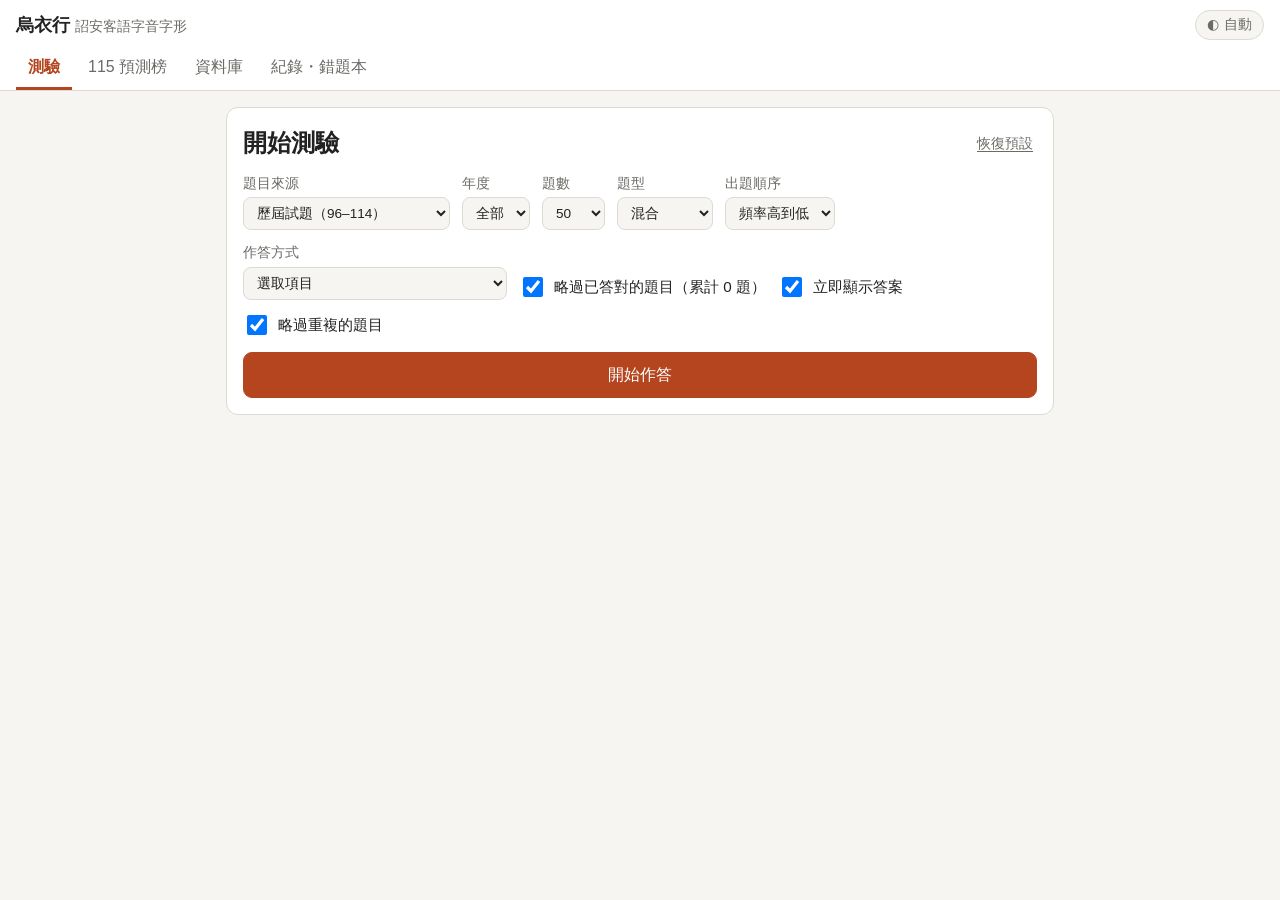
<file: kasu-quiz/index.html>
<!DOCTYPE html>
<html lang="zh-Hant-TW">
<head>
<meta charset="UTF-8">
<meta name="viewport" content="width=device-width, initial-scale=1, viewport-fit=cover">
<script>try{var t=JSON.parse(localStorage.getItem('hk_theme'));if(t==='light'||t==='dark')document.documentElement.setAttribute('data-theme',t)}catch(e){}</script>
<title>烏衣行詔安客語字音字形</title>
<link href="https://tauhu.tw/tauhu-oo.css" rel="stylesheet">
<link rel="stylesheet" href="style.css">
</head>
<body>
<header>
  <div class="hd"><h1>烏衣行 <small>詔安客語字音字形</small></h1><button id="theme" type="button" aria-label="切換佈景"></button></div>
  <nav id="tabs">
    <button data-tab="quiz" class="on">測驗</button>
    <button data-tab="pred">115 預測榜</button>
    <button data-tab="db">資料庫</button>
    <button data-tab="log">紀錄・錯題本</button>
  </nav>
</header>
<main>
  <section id="quiz"></section>
  <section id="pred" hidden></section>
  <section id="db" hidden></section>
  <section id="log" hidden></section>
</main>
<script src="data.js"></script>
<script src="chai.js"></script>
<script src="app.js"></script>
</body>
</html>
</file>
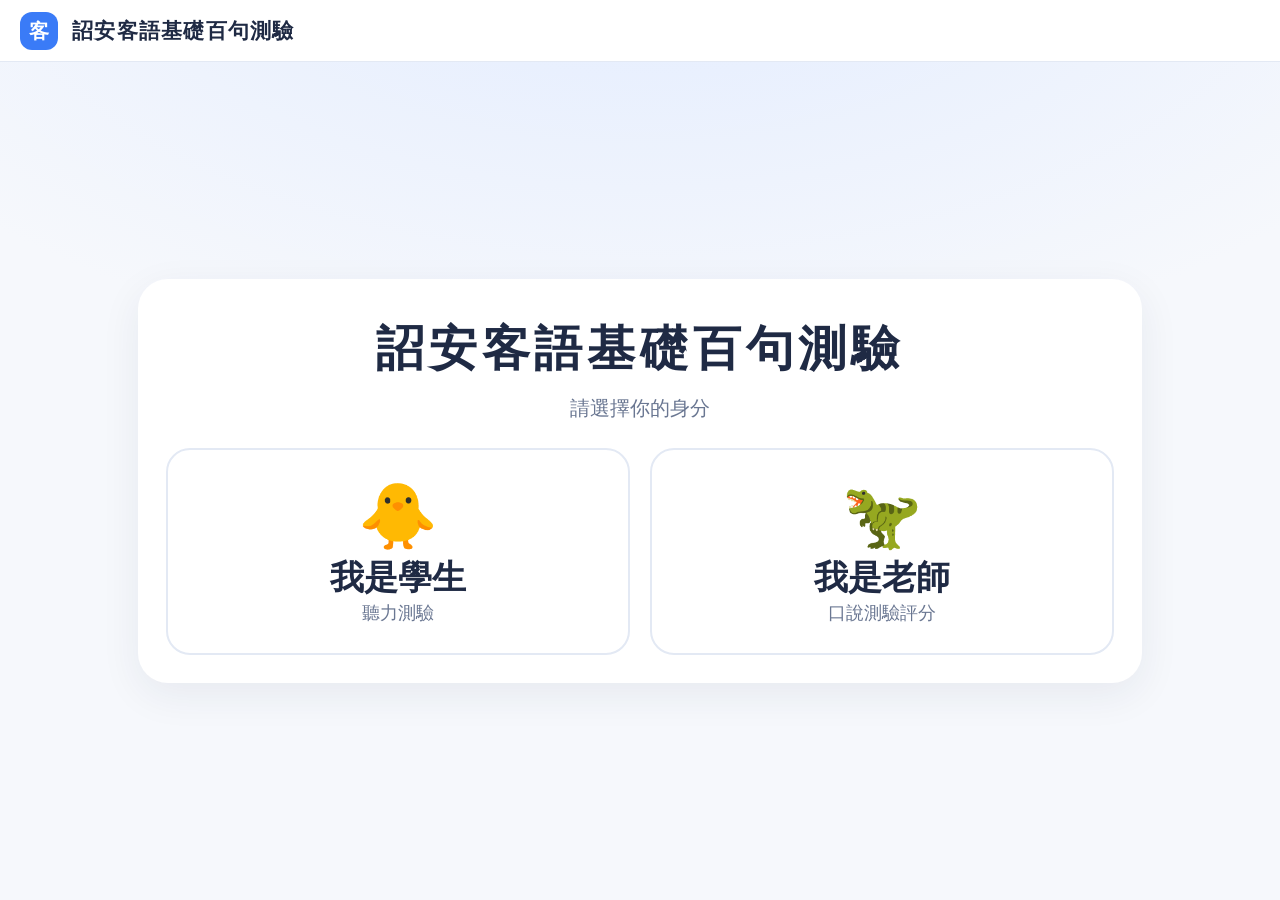
<file: kasu-test/index.html>
<!DOCTYPE html> <html lang="zh-Hant"> <head> <meta charset="UTF-8"> <meta name="viewport" content="width=device-width, initial-scale=1"> <title>詔安客語基礎百句測驗</title> <link href="https://tauhu.tw/tauhu-oo.css" rel="stylesheet"> <style>:root{--ink:#1f2a44;--muted:#6a7792;--accent:#3a7bf7;--accent-d:#2a63d8;--tint:#eaf1ff;--line:#e3e9f4;--bg:#f6f8fc;--warn:#d64545}*{box-sizing:border-box}html{font-size:clamp(17px,1.1vw + 12px,20px)}body{margin:0;min-height:100dvh;color:var(--ink);line-height:1.6;display:flex;flex-direction:column;font-family:tauhu-oo,PingFangTC-Regular,"Microsoft JhengHei",sans-serif;background:radial-gradient(900px 480px at 50% -12%,#e1ebff,transparent),var(--bg)}button,input,select{font-family:inherit;color:inherit}.top{height:3.1rem;display:flex;align-items:center;gap:.7rem;padding:0 1rem;background:#fff;border-bottom:1px solid var(--line)}.logo{width:1.9rem;height:1.9rem;border-radius:.6rem;background:var(--accent);color:#fff;display:grid;place-items:center;font-weight:700}.top b{font-size:1.05rem;letter-spacing:.06em}main{flex:1;width:100%;max-width:52rem;margin:0 auto;padding:.9rem;display:flex;flex-direction:column;justify-content:center}.card{background:#fff;border-radius:1.5rem;padding:1.4rem;box-shadow:0 12px 40px rgba(31,42,68,.07)}.hide{display:none!important}h2{margin:0 0 .8rem;font-size:1.45rem}.sub{margin:0 0 1rem;color:var(--muted)}label{display:block;font-weight:700;margin:.7rem 0 .25rem;font-size:1rem}input,select{width:100%;font-size:1.25rem;padding:.6rem .8rem;border:2px solid var(--line);border-radius:.8rem;background:#fff}input:focus,select:focus{outline:none;border-color:var(--accent);box-shadow:0 0 0 4px var(--tint)}.row2{display:grid;grid-template-columns:1fr 1fr;gap:.8rem}.row3{display:grid;grid-template-columns:repeat(3,1fr);gap:.8rem}.hint{font-size:.82rem;color:var(--muted);margin:.2rem 0 0}.err{color:var(--warn);font-weight:700;min-height:1.4em;margin:.4rem 0 0;font-size:.95rem}.btn{border:0;border-radius:1rem;padding:.75rem 1.2rem;font-size:1.25rem;font-weight:700;cursor:pointer;background:var(--accent);color:#fff;box-shadow:0 6px 14px rgba(58,123,247,.25);transition:background .15s,transform .12s}.btn:hover{background:var(--accent-d)}.btn:active{transform:scale(.98)}.btn:focus-visible,.opt:focus-visible,.scores button:focus-visible,.tile:focus-visible{outline:3px solid var(--accent);outline-offset:3px}.btn.ghost{background:#fff;color:var(--ink);border:2px solid var(--line);box-shadow:none}.btn.ghost:hover{background:var(--bg)}.btn.sm{font-size:1rem;padding:.35rem .9rem}.btn:disabled{background:#c9d8f7;box-shadow:none;cursor:not-allowed;transform:none}.actions{display:grid;grid-template-columns:1fr 2fr;gap:.8rem;margin-top:1rem}.hero{text-align:center}.hero h1{margin:.2rem 0;font-size:clamp(1.7rem,4vw,2.4rem);letter-spacing:.1em}.tiles{display:grid;grid-template-columns:1fr 1fr;gap:1rem;margin-top:1.2rem}.tile{border:2px solid var(--line);background:#fff;border-radius:1.2rem;padding:1.4rem .8rem;cursor:pointer;font-size:1.7rem;font-weight:700;transition:.15s}.tile span{display:block;font-size:3.2rem;line-height:1.2}.tile small{display:block;font-size:.9rem;color:var(--muted);font-weight:400}.tile:hover{border-color:var(--accent);background:var(--tint)}.qhead{display:flex;justify-content:space-between;align-items:center;gap:.6rem;margin-bottom:.9rem}.chip{background:var(--tint);color:var(--accent-d);border-radius:2rem;padding:.1rem .9rem;font-weight:700;font-size:1rem}.dots{display:flex;gap:.35rem}.dots i{width:.8rem;height:.8rem;border-radius:50%;background:var(--line)}.dots i.done{background:#a9c6fb}.dots i.cur{background:var(--accent);box-shadow:0 0 0 3px var(--tint)}.qrow{display:flex;align-items:center;gap:1rem;margin-bottom:1rem;min-height:4rem}.play{flex:none;width:4rem;height:4rem;border-radius:50%;border:0;cursor:pointer;background:var(--accent);display:grid;place-items:center;box-shadow:0 6px 14px rgba(58,123,247,.3)}.play:hover{background:var(--accent-d)}.play.playing{background:var(--accent-d);animation:ring 1.1s infinite}.play svg{display:block}.eq{transform-box:fill-box;transform-origin:center;animation:eq .7s ease-in-out infinite alternate}.e2{animation-delay:.2s}.e3{animation-delay:.4s}@keyframes eq{from{transform:scaleY(.35)}to{transform:scaleY(1)}}@keyframes ring{0%{box-shadow:0 0 0 0 rgba(58,123,247,.45)}100%{box-shadow:0 0 0 1rem rgba(58,123,247,0)}}.qtext{font-size:clamp(1.5rem,3.4vw,2rem);font-weight:700;line-height:1.4}.opts{display:grid;grid-template-columns:1fr 1fr;gap:.8rem}.opt{display:flex;align-items:center;gap:.8rem;text-align:left;min-height:4.4rem;padding:.6rem 1rem;font-size:clamp(1.25rem,2.6vw,1.65rem);border:2px solid var(--line);border-radius:1.1rem;background:#fff;cursor:pointer;transition:.12s}.opt b{flex:none;width:2.2rem;height:2.2rem;border-radius:50%;background:var(--tint);color:var(--accent-d);display:grid;place-items:center;font-size:1.05rem}.opt:hover{border-color:#a9c6fb}.opt.sel{border-color:var(--accent);background:var(--tint)}.opt.sel b{background:var(--accent);color:#fff}.av{flex:none;font-size:3rem;line-height:1}.qrow.talk{gap:.8rem}.qrow.talk .qtext{position:relative;flex:1;background:var(--tint);border-radius:1.3rem;padding:.5rem 1.1rem;font-size:clamp(1.4rem,3vw,1.8rem)}.qrow.talk .qtext::before{content:"";position:absolute;left:-.55rem;top:50%;margin-top:-.45rem;border-style:solid;border-width:.45rem .55rem .45rem 0;border-color:transparent var(--tint) transparent transparent}.qrow.talk .play{order:3;width:4rem;height:4rem}.ansrow{display:flex;align-items:center;gap:.8rem}.ansrow .opts{flex:1}.intro{text-align:center;padding:2rem 1.4rem}.i-art{font-size:4.2rem;line-height:1.2;margin:.8rem 0}.i-text{font-size:clamp(1.6rem,3.6vw,2.1rem);font-weight:700;margin:.3rem 0 1.4rem;line-height:1.5}.intro .btn{min-width:12rem;font-size:1.5rem}.opt .play{width:3rem;height:3rem;box-shadow:none;margin-left:auto;margin-right:auto}.opts.aud .opt{justify-content:flex-start;min-height:5rem}.opts.n3{grid-template-columns:repeat(3,1fr)}.opt:disabled{opacity:.55;cursor:not-allowed}.qnav{margin-top:1rem}.qnav .btn{width:100%;font-size:1.4rem;padding:.7rem}.qnav2{display:grid;grid-template-columns:1fr 2fr;gap:.8rem;margin-top:1rem}.gwho{display:flex;justify-content:space-between;align-items:center;gap:.8rem;margin:-.3rem 0 .9rem;padding-bottom:.7rem;border-bottom:1px solid var(--line);font-size:.9rem;color:var(--muted)}.link{border:0;background:none;color:var(--accent-d);font-size:.95rem;font-weight:700;cursor:pointer;padding:.2rem .4rem}.scores{display:grid;grid-template-columns:repeat(6,1fr);gap:.6rem}.scores button{padding:.7rem 0;border:2px solid var(--line);border-radius:1.1rem;background:#fff;cursor:pointer;display:flex;flex-direction:column;align-items:center;transition:.12s}.scores button:hover{border-color:#a9c6fb}.scores b{font-size:2rem;line-height:1.3}.scores small{font-size:.85rem;color:var(--muted);min-height:1.2em;line-height:1.2}.scores button.on{background:var(--accent);border-color:var(--accent)}.scores button.on b,.scores button.on small{color:#fff}.faces{display:grid;grid-template-columns:repeat(5,1fr);gap:.6rem;margin-top:.4rem}.faces button{padding:.6rem 0;border:2px solid var(--line);border-radius:1.1rem;background:#fff;cursor:pointer;display:flex;flex-direction:column;align-items:center;transition:.12s}.faces button:hover{border-color:#a9c6fb}.faces button:focus-visible{outline:3px solid var(--accent);outline-offset:3px}.faces button.on{background:var(--tint);border-color:var(--accent)}.faces span{font-size:2.6rem;line-height:1.2}.faces small{font-size:.85rem;color:var(--muted);text-align:center;line-height:1.2;min-height:1.2em}@media(max-width:640px){.faces{gap:.3rem}.faces span{font-size:2rem}.faces small{font-size:.72rem}}.end{text-align:center;padding:2rem 1.4rem}.end .big{font-size:5.5rem;line-height:1.1;animation:pop .7s cubic-bezier(.3,1.6,.5,1)}.end h2{font-size:2rem;margin:.6rem 0 .2rem}.end p{margin:.2rem 0;font-size:1.25rem;color:var(--muted)}.stat{font-size:.9rem!important;margin-top:1rem!important}.confetti{position:fixed;inset:0;pointer-events:none;overflow:hidden;z-index:5}.confetti span{position:absolute;top:-3rem;animation:fall linear forwards}@keyframes fall{to{transform:translateY(112vh) rotate(360deg)}}@keyframes pop{from{transform:scale(.2);opacity:0}}.modal{position:fixed;inset:0;z-index:20;background:rgba(31,42,68,.4);backdrop-filter:blur(4px);display:grid;place-items:center;padding:1rem}.mbox{background:#fff;border-radius:1.4rem;padding:1.6rem;max-width:26rem;width:100%;text-align:center;box-shadow:0 20px 60px rgba(0,0,0,.2);animation:pop .25s}.mbox p{font-size:1.3rem;margin:.2rem 0 1.2rem;font-weight:700}.mact{display:flex;gap:.7rem}.mact .btn{flex:1}@media(max-width:640px){.row3{gap:.5rem}.row3 select{font-size:1.05rem;padding:.6rem .4rem}.opts,.opts.n3,.row2,.tiles{grid-template-columns:1fr}.opts{gap:.55rem}.opt{min-height:3.6rem}.tiles{gap:.7rem}.tile{padding:.9rem}.tile span{display:inline;font-size:2rem;margin-right:.5rem}.av{font-size:2.3rem}.ansrow,.qrow.talk{gap:.5rem}.card{padding:1rem}.actions{grid-template-columns:1fr 1fr}.dots i{width:.65rem;height:.65rem}.scores{gap:.4rem}}@media(prefers-reduced-motion:reduce){.confetti{display:none}*{animation:none!important}}</style> </head> <body> <div class="top"><div class="logo">客</div><b>詔安客語基礎百句測驗</b></div> <main> <section id="s-role" class="card hero"> <h1>詔安客語基礎百句測驗</h1> <p class="sub">請選擇你的身分</p> <div class="tiles"> <button class="tile" id="roleStudent"><span>🐥</span>我是學生<small>聽力測驗</small></button> <button class="tile" id="roleTeacher"><span>🦖</span>我是老師<small>口說測驗評分</small></button> </div> </section> <section id="s-student" class="card hide"> <h2>學生資料</h2> <label for="st-school">學校</label><select id="st-school"></select> <input id="st-school-other" class="hide" placeholder="請輸入學校名稱" style="margin-top:.5rem"> <div class="row3"> <div><label for="st-grade">年級</label><select id="st-grade"></select></div> <div><label for="st-cls">班級</label><select id="st-cls"></select></div> <div><label for="st-seat">座號</label><select id="st-seat"></select></div> </div> <label for="st-id">學號（選填）</label><input id="st-id" inputmode="numeric" placeholder="沒有可以不填"> <p class="err" id="st-err"></p> <div class="actions"><button class="btn ghost" data-back>返回</button><button class="btn" id="stStart">開始聽力測驗</button></div> </section> <section id="s-pass" class="card hide"> <h2>教師登入</h2> <label for="p-in">請輸入教師密碼</label> <input id="p-in" type="password" autocomplete="off" placeholder="密碼"> <p class="err" id="p-err"></p> <div class="actions"><button class="btn ghost" data-back>返回</button><button class="btn" id="p-ok">進入</button></div> </section> <section id="s-teacher" class="card hide"> <h2>老師資料</h2> <label for="t-school">學校</label><select id="t-school"></select> <input id="t-school-other" class="hide" placeholder="請輸入學校名稱" style="margin-top:.5rem"> <div class="row2"> <div><label for="t-name">姓名</label><input id="t-name" autocomplete="name" placeholder="老師姓名"></div> <div><label for="t-mail">信箱</label><input id="t-mail" type="email" autocomplete="email" placeholder="name@example.com"></div> </div> <p class="err" id="t-err"></p> <div class="actions"><button class="btn ghost" data-back>返回</button><button class="btn" id="tNext">下一步</button></div> </section> <section id="s-tstudent" class="card hide"> <h2>受測學生資料</h2> <label for="ts-school">學生學校</label><select id="ts-school"></select> <input id="ts-school-other" class="hide" placeholder="請輸入學校名稱" style="margin-top:.5rem"> <div class="row3"> <div><label for="ts-grade">年級</label><select id="ts-grade"></select></div> <div><label for="ts-cls">班級</label><select id="ts-cls"></select></div> <div><label for="ts-seat">座號</label><select id="ts-seat"></select></div> </div> <label for="ts-id">學號（選填）</label><input id="ts-id" inputmode="numeric" placeholder="沒有可以不填"> <p class="err" id="ts-err"></p> <div class="actions"><button class="btn ghost" id="tsBack">返回</button><button class="btn" id="tsStart">開始口說評分</button></div> </section> <section id="s-intro" class="card intro hide"> <span class="chip" id="i-type"></span> <div class="i-art" id="i-art"></div> <p class="i-text" id="i-text"></p> <button class="btn" id="i-ok">知道了</button> </section> <section id="s-affect" class="card hide"> <div class="qhead"><span class="chip">小問卷</span><div class="dots" id="a-dots"></div></div> <p class="sub">沒有對錯，不會影響成績，選最像你的臉。</p> <div class="qrow"><button class="play" id="a-play" aria-label="朗讀題目"></button><div class="qtext" id="a-q"></div></div> <div class="faces" id="a-faces"></div> <div class="qnav2"><button class="btn ghost" id="a-prev">上一題</button><button class="btn" id="a-next" disabled>下一題</button></div> </section> <section id="s-listen" class="card hide"> <div class="qhead"><span class="chip" id="l-type"></span><div class="dots" id="l-dots"></div></div> <div class="qrow" id="l-row"> <span class="av hide" id="l-av1">🐻</span> <button class="play" id="l-play" aria-label="播放題目"></button> <div class="qtext" id="l-text"></div> </div> <div class="ansrow"> <span class="av hide" id="l-av2">🐰</span> <div class="opts" id="l-opts"></div> </div> <div class="qnav"><button class="btn" id="l-ok" disabled>確定</button></div> </section> <section id="s-result" class="card end hide"> <div class="big" id="r-emoji">🎆</div> <h2>全部作答完成！</h2> <p>你好棒，謝謝你認真作答 🎉</p> <p class="stat" id="r-status"></p> <div class="actions" style="grid-template-columns:1fr;max-width:18rem;margin:1rem auto 0"> <button class="btn" id="r-retry">重新傳送</button> <button class="btn ghost" id="r-home">回首頁</button> </div> </section> <section id="s-speak" class="card hide"> <div class="gwho"><span id="g-who"></span><button class="link" id="g-cancel">離開</button></div> <div class="qhead"><span class="chip" id="g-type"></span><div class="dots" id="g-dots"></div></div> <div class="qrow"><button class="play" id="g-play" aria-label="播放音檔"></button><div class="qtext" id="g-q"></div></div> <div class="scores" id="g-scores"></div> <p class="err" id="g-err"></p> <div class="qnav2"><button class="btn ghost" id="g-prev">上一題</button><button class="btn" id="g-next" disabled>下一題</button></div> </section> <section id="s-done" class="card end hide"> <div class="big">✅</div> <h2>評分已送出</h2> <p id="d-msg"></p> <div class="actions" style="grid-template-columns:1fr;max-width:18rem;margin:1rem auto 0"> <button class="btn" id="d-next">評下一位學生</button> <button class="btn ghost" id="d-home">回首頁</button> </div> </section> </main> <div class="modal hide" id="modal" role="dialog" aria-modal="true"> <div class="mbox"><p id="m-msg"></p> <div class="mact"><button class="btn ghost" id="m-cancel"></button><button class="btn" id="m-ok"></button></div></div> </div> <div class="confetti" id="confetti"></div> <script>const GAS_URL="https://script.google.com/macros/s/AKfycbyZgwh7NWuZIXTgX8Ek5hIf0gv1aJq4T3QCHaPLlTA6FRVmMXLTgE9M2s55YPz0pExzQw/exec",AUDIO_BASE="audio/",SPEED=.8,READ_OPTIONS=!0,INTRO_RATES=[.8,1.2],SCHOOLS=["崙背國中","崙背國小","東興國小","陽明國小","豐榮國小","二崙國中","二崙國小","三和國小","來惠國小","光復國小"],AF=t=>[1,2,3].map((e=>`listen${String(t).padStart(2,"0")}-${e}.mp3`)),LISTEN=[{n:1,type:"聽選正確句子",f:"listen01.mp3",a:"我住在崙背",o:["他住在港尾","你住在虎尾","他住在崙前"]},{n:2,type:"聽選正確句子",f:"listen02.mp3",a:"他要去操場玩",o:["他覺得很高興","他要玩鬼抓人","我要去圖書館"]},{n:3,type:"聽選正確句子",f:"listen03.mp3",a:"現在十二點",o:["目前是星期四","現在請站起來","這裡有十五個人"]},{n:4,type:"聽選正確句子",f:"listen04.mp3",a:"我肚子痛",o:["你手在痛","我眼睛痛","他牙齒痛"]},{n:5,type:"聽選正確句子",f:"listen05.mp3",a:"星期六不必去學校",o:["今天不是星期六","星期六要去學校","明天是星期六"]},{n:6,type:"聽選正確回應",f:"listen06.mp3",af:AF(6)},{n:7,type:"聽選正確回應",f:"listen07.mp3",af:AF(7)},{n:8,type:"聽選正確回應",f:"listen08.mp3",af:AF(8)},{n:9,type:"聽選正確回應",f:"listen09.mp3",af:AF(9)},{n:10,type:"聽選正確回應",f:"listen10.mp3",af:AF(10)}],SPEAK=[{id:"複誦1",type:"複誦題",q:"今日𠊎感覺真歡喜。",f:"repeat01.mp3"},{id:"複誦2",type:"複誦題",q:"𠊎想討去圖書館借書。",f:"repeat02.mp3"},{id:"複誦3",type:"複誦題",q:"昨日拜一，韶日拜三。",f:"repeat03.mp3"},{id:"複誦4",type:"複誦題",q:"這係柑子色，毋係黃色。",f:"repeat04.mp3"},{id:"複誦5",type:"複誦題",q:"學校長和主任會講客事。",f:"repeat05.mp3"},{id:"問答1",type:"問答題",q:"你喊做麼个名？"},{id:"問答2",type:"問答題",q:"你幾多歲？讀幾年？"},{id:"問答3",type:"問答題",q:"你係仰子來學校个？"},{id:"問答4",type:"問答題",q:"五加六係幾多？"},{id:"問答5",type:"問答題",q:"剪刀、石頭、布，哪儕贏？"}],INTRO={"聽選正確句子":{art:"🔊 ＝ 📝",text:"選跟音檔一樣的句子。"},"聽選正確回應":{art:"🐻💬 ➜ 🐰💬",text:"音檔是別人說的話，請選出適當回應的音檔。"}},SCORE_LABEL={0:"未答",3:"尚可",5:"優"},ICON_IDLE='<svg viewBox="0 0 24 24" width="55%" height="55%" fill="none" stroke="#fff" stroke-width="2" stroke-linecap="round" stroke-linejoin="round"><path d="M4 9v6h4l5 4V5L8 9H4z" fill="#fff"/><path d="M16.5 8.5a5 5 0 0 1 0 7"/><path d="M19 6a8.5 8.5 0 0 1 0 12"/></svg>',ICON_PLAY='<svg viewBox="0 0 24 24" width="55%" height="55%" fill="#fff"><rect class="eq" x="4" y="5" width="3.5" height="14" rx="1.75"/><rect class="eq e2" x="10.25" y="5" width="3.5" height="14" rx="1.75"/><rect class="eq e3" x="16.5" y="5" width="3.5" height="14" rx="1.75"/></svg>',$=t=>document.getElementById(t),esc=t=>String(t).replace(/[&<>"]/g,(t=>({"&":"&amp;","<":"&lt;",">":"&gt;",'"':"&quot;"}[t]))),shuffle=t=>{for(let e=(t=t.slice()).length-1;e>0;e--){const n=Math.floor(Math.random()*(e+1));[t[e],t[n]]=[t[n],t[e]]}return t},SECS=["s-role","s-pass","s-student","s-teacher","s-tstudent","s-intro","s-listen","s-affect","s-result","s-speak","s-done"];function show(t){SECS.forEach((e=>$(e).classList.toggle("hide",e!==t))),window.scrollTo(0,0)}const audio=new Audio;function speakZh(t){if(!window.speechSynthesis)return;speechSynthesis.cancel();const e=new SpeechSynthesisUtterance(t);e.lang="zh-TW",e.rate=.9,speechSynthesis.speak(e)}audio.defaultPlaybackRate=SPEED;let curBtn=null,seq=0,gapTimer=null,queue=[],doneCb=null;function stopUI(){window.speechSynthesis&&speechSynthesis.cancel(),clearTimeout(gapTimer),queue=[],doneCb=null,curBtn&&(curBtn.classList.remove("playing"),curBtn.innerHTML=ICON_IDLE,curBtn=null)}function finish(){const t=doneCb;stopUI(),t&&t()}function play(t,e,n=[SPEED],s=null){stopUI(),audio.pause(),seq++,curBtn=e||null,queue=n.slice(1),doneCb=s,audio.src=AUDIO_BASE+t,audio.playbackRate=n[0],audio.currentTime=0,audio.play().catch((()=>{finish(),dlg("音檔無法播放，請檢查網路或請老師協助（"+t+"）")}))}function dlg(t,e="好",n=null){return new Promise((s=>{$("m-msg").textContent=t,$("m-ok").textContent=e,$("m-cancel").classList.toggle("hide",!n),n&&($("m-cancel").textContent=n),$("modal").classList.remove("hide"),$("m-ok").focus();const o=t=>{$("modal").classList.add("hide"),document.onkeydown=null,s(t)};$("m-ok").onclick=()=>o(!0),$("m-cancel").onclick=()=>o(!1),document.onkeydown=t=>{"Escape"===t.key&&o(!1)}}))}function fillSchools(t,e){t.innerHTML='<option value="">請選擇學校</option>'+SCHOOLS.map((t=>`<option>${t}</option>`)).join("")+'<option value="__other">其他（自行輸入）</option>',t.onchange=()=>e.classList.toggle("hide","__other"!==t.value)}audio.onplaying=()=>{curBtn&&(curBtn.classList.add("playing"),curBtn.innerHTML=ICON_PLAY)},audio.onerror=finish,audio.onpause=()=>{audio.paused&&!audio.ended&&stopUI()},audio.onended=()=>{if(queue.length){const t=seq;gapTimer=setTimeout((()=>{t===seq&&(audio.playbackRate=queue.shift(),audio.currentTime=0,audio.play().catch(finish))}),500)}else finish()};const schoolVal=(t,e)=>"__other"===t.value?e.value.trim():t.value,CN="一二三四五六七八九",STEM="甲乙丙丁戊己庚辛壬癸",pad2=t=>String(t).padStart(2,"0");function fillClass(t){$(t+"-grade").innerHTML='<option value="">選擇</option>'+[...Array(9)].map(((t,e)=>`<option value="${e+1}">${CN[e]}年級</option>`)).join(""),$(t+"-cls").innerHTML='<option value="">選擇</option>'+[...Array(20)].map(((t,e)=>`<option value="${e+1}">${e+1}班${e<10?"（"+STEM[e]+"）":""}</option>`)).join(""),$(t+"-seat").innerHTML='<option value="">選擇</option>'+[...Array(40)].map(((t,e)=>`<option value="${e+1}">${e+1}號</option>`)).join("")}const pick3=t=>({g:$(t+"-grade").value,c:$(t+"-cls").value,n:$(t+"-seat").value}),clsCode=t=>{const{g:e,c:n,n:s}=pick3(t);return e&&n&&s?e+pad2(n)+pad2(s):""},clsLabel=t=>{const{g:e,c:n,n:s}=pick3(t);return`${e}年${n}班${s}號`};["st","ts"].forEach(fillClass);const post=t=>fetch(GAS_URL,{method:"POST",headers:{"Content-Type":"text/plain;charset=utf-8"},body:JSON.stringify(t)}).then((t=>t.json()));[["st"],["t"],["ts"]].forEach((([t])=>fillSchools($(t+"-school"),$(t+"-school-other"))));const ROLE={s:"student",t:"teacher"}[new URLSearchParams(location.search).get("r")]||null;let authed=!1;function home(){"student"===ROLE?($("st-seat").value="",$("st-id").value="",show("s-student")):show("teacher"===ROLE?authed?"s-teacher":"s-pass":"s-role")}document.querySelectorAll("[data-back]").forEach((t=>{t.onclick=home,ROLE&&(t.classList.add("hide"),t.parentElement.style.gridTemplateColumns="1fr")})),$("roleStudent").onclick=()=>show("s-student"),$("roleTeacher").onclick=()=>show(authed?"s-teacher":"s-pass");const h53=(t,e=0)=>{let n=3735928559^e,s=1103547991^e;for(let e,o=0;o<t.length;o++)e=t.charCodeAt(o),n=Math.imul(n^e,2654435761),s=Math.imul(s^e,1597334677);return n=Math.imul(n^n>>>16,2246822507)^Math.imul(s^s>>>13,3266489909),s=Math.imul(s^s>>>16,2246822507)^Math.imul(n^n>>>13,3266489909),4294967296*(2097151&s)+(n>>>0)},PW_HASH=7326137395095189,PW_SALT=["zan","hk"].join("-")+"|";function tryPass(){h53(PW_SALT+$("p-in").value.trim().toLowerCase())===PW_HASH?(authed=!0,$("p-in").value="",$("p-err").textContent="",show("s-teacher")):($("p-err").textContent="密碼不正確，請再試一次",$("p-in").select())}$("p-ok").onclick=tryPass,$("p-in").onkeydown=t=>{"Enter"===t.key&&tryPass()};const AFFECT=[{id:"A1",q:"我聽得懂客語。"},{id:"A2",q:"我會說客語。"},{id:"A3",q:"我喜歡上客語課。"}],FACES=[["😞","一點也不"],["😕","不太"],["😐","普通"],["🙂","有一點"],["😄","非常"]];let ai=0,aans={};const hasTTS=()=>"speechSynthesis"in window;function stopA(){gStop(),hasTTS()&&speechSynthesis.cancel()}function sayA(){const t=AFFECT[ai];t.f?play(t.f,$("a-play")):speakZh(t.q)}function startAffect(){ai=0,aans={},show("s-affect"),enterA()}function enterA(){renderA(),sayA()}function renderA(){const t=AFFECT[ai],e=ai===AFFECT.length-1;$("a-q").textContent=t.q,$("a-play").classList.toggle("hide",!(t.f||hasTTS())),$("a-dots").innerHTML=AFFECT.map(((t,e)=>`<i class="${e===ai?"cur":e<ai?"done":""}"></i>`)).join(""),$("a-faces").innerHTML=FACES.map((([e,n],s)=>`<button data-v="${s+1}" class="${aans[t.id]===s+1?"on":""}" aria-label="${s+1}分 ${n}"><span>${e}</span><small>${n}</small></button>`)).join(""),$("a-faces").querySelectorAll("button").forEach((e=>e.onclick=()=>{aans[t.id]=+e.dataset.v,renderA()})),$("a-prev").style.visibility=ai?"visible":"hidden",$("a-next").disabled=!(t.id in aans),$("a-next").textContent=e?"開始聽力測驗":"下一題"}$("a-play").onclick=sayA,$("a-prev").onclick=()=>{ai&&(stopA(),ai--,enterA())},$("a-next").onclick=()=>{if(AFFECT[ai].id in aans){if(stopA(),ai<AFFECT.length-1)return ai++,void enterA();goQ()}};let student={},quiz=[],idx=0,answers=[],pending=null,lock=!1,qReady=!1,optBusy=!1;function balancedSlots(t){const e=t.length,n={};t.forEach(((t,e)=>(n[t.type]=n[t.type]||[]).push(e)));let s=[];for(let o=0;o<500&&(s=new Array(e),Object.values(n).forEach((e=>{const n=(a=t[e[0]]).af?a.af.length:4,o=shuffle([...Array(n).keys()]);var a;shuffle(e.map(((t,e)=>o[e%n]))).forEach(((t,n)=>s[e[n]]=t))})),!s.every(((t,e)=>e<2||!(t===s[e-1]&&t===s[e-2]))));o++);return s}function renderOpts(){const t=["A","B","C","D"],e=quiz[idx],n=!!e.af;$("l-opts").classList.toggle("aud",n),$("l-opts").classList.toggle("n3",3===e.opts.length),$("l-opts").innerHTML=e.opts.map(((e,s)=>`<button class="opt ${answers[idx]===e.k?"sel":""}" data-i="${s}" ${qReady?"":"disabled"}><b>${t[s]}</b>${n?`<span class="play" aria-hidden="true">${ICON_IDLE}</span>`:`<span>${esc(e.t)}</span>`}</button>`)).join(""),$("l-opts").querySelectorAll(".opt").forEach((t=>t.onclick=()=>{if(lock||!qReady||optBusy)return;const s=e.opts[t.dataset.i];if(!n)return answers[idx]=s.k,renderOpts(),void(READ_OPTIONS&&speakZh(s.t));optBusy=!0,$("l-opts").querySelectorAll(".opt").forEach((e=>{e!==t&&(e.disabled=!0)})),play(s.f,t.querySelector(".play"),[SPEED],(()=>{optBusy=!1,audio.ended&&(answers[idx]=s.k),renderOpts()}))})),$("l-dots").innerHTML=quiz.map(((t,e)=>`<i class="${e===idx?"cur":e<idx?"done":""}"></i>`)).join(""),$("l-ok").disabled=null===answers[idx]||!qReady,$("l-ok").textContent=idx===quiz.length-1?"完成 ✔":"確定"}function goQ(){audio.pause(),stopUI();const t=quiz[idx];0===idx||quiz[idx-1].type!==t.type?($("i-type").textContent=t.type,$("i-art").textContent=INTRO[t.type].art,$("i-text").textContent=INTRO[t.type].text,show("s-intro")):(show("s-listen"),renderQ())}function renderQ(){const t=quiz[idx];$("l-type").textContent=`第 ${idx+1} 題・${t.type}`;const e=!!t.af;$("l-text").textContent="(注意聽)",$("l-text").classList.toggle("hide",e),$("l-row").classList.toggle("talk",e),$("l-av1").classList.toggle("hide",!e),$("l-av2").classList.toggle("hide",!e),qReady=!1,optBusy=!1,renderOpts(),play(t.f,$("l-play"),INTRO_RATES,(()=>{qReady=!0,renderOpts()}))}function finishListen(){audio.pause(),stopUI();const t=quiz.map(((t,e)=>({n:t.n,answer:answers[e],correct:t.correct,ok:answers[e]===t.correct})));pending={type:"listening",school:student.school,cls:student.cls,sid:student.sid,score:t.filter((t=>t.ok)).length,total:quiz.length,detail:t,affect:aans,affectOrder:AFFECT.map((t=>t.id))};const e=["🎆","🥳","🤩","😻","🐯","🦄","🐣"];$("r-emoji").textContent=e[Math.floor(Math.random()*e.length)],show("s-result"),burst(),sendListen()}function sendListen(){$("r-status").textContent="資料傳送中…",$("r-retry").classList.add("hide"),post(pending).then((t=>{if(!t.ok)throw 0;$("r-status").textContent="✔ 已完成登錄"})).catch((()=>{$("r-status").textContent="傳送失敗，請按「重新傳送」或請老師協助",$("r-retry").classList.remove("hide")}))}function burst(){const t=["🎉","🎆","✨","🎊","⭐","🌟","🥳","🎈"],e=$("confetti");e.innerHTML="";for(let n=0;n<40;n++){const s=document.createElement("span");s.textContent=t[n%t.length],s.style.cssText=`left:${96*Math.random()}vw;font-size:${1.3+1.6*Math.random()}rem;animation-delay:${1.4*Math.random()}s;animation-duration:${2.6+2*Math.random()}s`,e.appendChild(s)}setTimeout((()=>e.innerHTML=""),6500)}$("stStart").onclick=()=>{const t=schoolVal($("st-school"),$("st-school-other")),e=clsCode("st"),n=$("st-id").value.trim();if(!t)return $("st-err").textContent="請選擇或輸入學校";if(!e)return $("st-err").textContent="請選擇年級、班級和座號";$("st-err").textContent="",student={school:t,cls:e,sid:n};const s=balancedSlots(LISTEN);quiz=LISTEN.map(((t,e)=>{const n=t.af?t.af.map((t=>({k:t,f:t}))):[t.a,...t.o].map((t=>({k:t,t:t}))),o=n[0],a=shuffle(n.slice(1));return a.splice(s[e],0,o),{...t,correct:o.k,opts:a}})),answers=quiz.map((()=>null)),idx=0,lock=!1,startAffect()},$("i-ok").onclick=()=>{show("s-listen"),renderQ()},$("l-ok").onclick=()=>{lock||null===answers[idx]||(lock=!0,idx<quiz.length-1?(idx++,lock=!1,goQ()):(lock=!1,finishListen()))},$("l-play").onclick=()=>{qReady&&!optBusy&&play(quiz[idx].f,$("l-play"))},$("r-retry").onclick=sendListen,$("r-home").onclick=home;let teacher={},tstudent={},grades={},gi=0;function renderG(){const t=SPEAK[gi],e=gi===SPEAK.length-1;$("g-type").textContent=`${t.id}・${t.type}`,$("g-q").textContent=t.q,$("g-play").classList.toggle("hide",!t.f),$("g-dots").innerHTML=SPEAK.map(((t,e)=>`<i class="${e===gi?"cur":e<gi?"done":""}"></i>`)).join(""),$("g-scores").innerHTML=[0,1,2,3,4,5].map((e=>`<button data-v="${e}" class="${grades[t.id]===e?"on":""}"><b>${e}</b><small>${SCORE_LABEL[e]||""}</small></button>`)).join(""),$("g-scores").querySelectorAll("button").forEach((e=>e.onclick=()=>{grades[t.id]=+e.dataset.v,renderG()})),$("g-prev").style.visibility=gi?"visible":"hidden",$("g-next").disabled=!(t.id in grades),$("g-next").textContent=e?"送出評分":"下一題"}function gStop(){audio.pause(),stopUI()}function enterG(){renderG();const t=SPEAK[gi];t.f&&play(t.f,$("g-play"),INTRO_RATES)}function submitG(){$("g-err").textContent="",$("g-next").disabled=!0,$("g-next").textContent="送出中…";const t=Object.values(grades).reduce(((t,e)=>t+e),0);post({type:"speaking",teacher:teacher,student:tstudent,grades:grades,total:t,max:5*SPEAK.length,order:SPEAK.map((t=>t.id))}).then((e=>{if(!e.ok)throw 0;$("d-msg").textContent=`${tstudent.label}${tstudent.sid?"（學號 "+tstudent.sid+"）":""} 口說總分：${t} / ${5*SPEAK.length}`,show("s-done")})).catch((()=>{$("g-err").textContent="送出失敗，請檢查網路後再按一次（評分不會消失）",$("g-next").disabled=!1,$("g-next").textContent="送出評分"}))}document.querySelectorAll(".play").forEach((t=>t.innerHTML=ICON_IDLE)),$("tNext").onclick=()=>{const t=schoolVal($("t-school"),$("t-school-other")),e=$("t-name").value.trim(),n=$("t-mail").value.trim();return t?e?/^[^@\s]+@[^@\s]+\.[^@\s]+$/.test(n)?($("t-err").textContent="",teacher={school:t,name:e,mail:n},$("ts-school").value=SCHOOLS.includes(t)?t:"",void show("s-tstudent")):$("t-err").textContent="信箱格式不正確":$("t-err").textContent="請輸入姓名":$("t-err").textContent="請選擇或輸入學校"},$("tsBack").onclick=()=>show("s-teacher"),$("tsStart").onclick=()=>{const t=schoolVal($("ts-school"),$("ts-school-other")),e=clsCode("ts"),n=$("ts-id").value.trim();return t?e?($("ts-err").textContent="",tstudent={school:t,cls:e,sid:n,label:clsLabel("ts")},grades={},gi=0,$("g-who").textContent=`${t}　${tstudent.label}${n?"　學號 "+n:""}　｜　評分教師：${teacher.name}`,show("s-speak"),void enterG()):$("ts-err").textContent="請選擇年級、班級和座號":$("ts-err").textContent="請選擇或輸入學生學校"},$("g-play").onclick=()=>play(SPEAK[gi].f,$("g-play"),INTRO_RATES),$("g-prev").onclick=()=>{gi&&(gStop(),gi--,enterG())},$("g-next").onclick=()=>{if(SPEAK[gi].id in grades){if(gStop(),gi<SPEAK.length-1)return gi++,void enterG();submitG()}},$("g-cancel").onclick=async()=>{await dlg("評分還沒送出，確定要離開嗎？","離開","繼續評分")&&(gStop(),home())},$("d-next").onclick=()=>{$("ts-seat").value="",$("ts-id").value="",show("s-tstudent")},$("d-home").onclick=home,"student"===ROLE?show("s-student"):"teacher"===ROLE&&show("s-pass");</script> </body> </html>
</file>
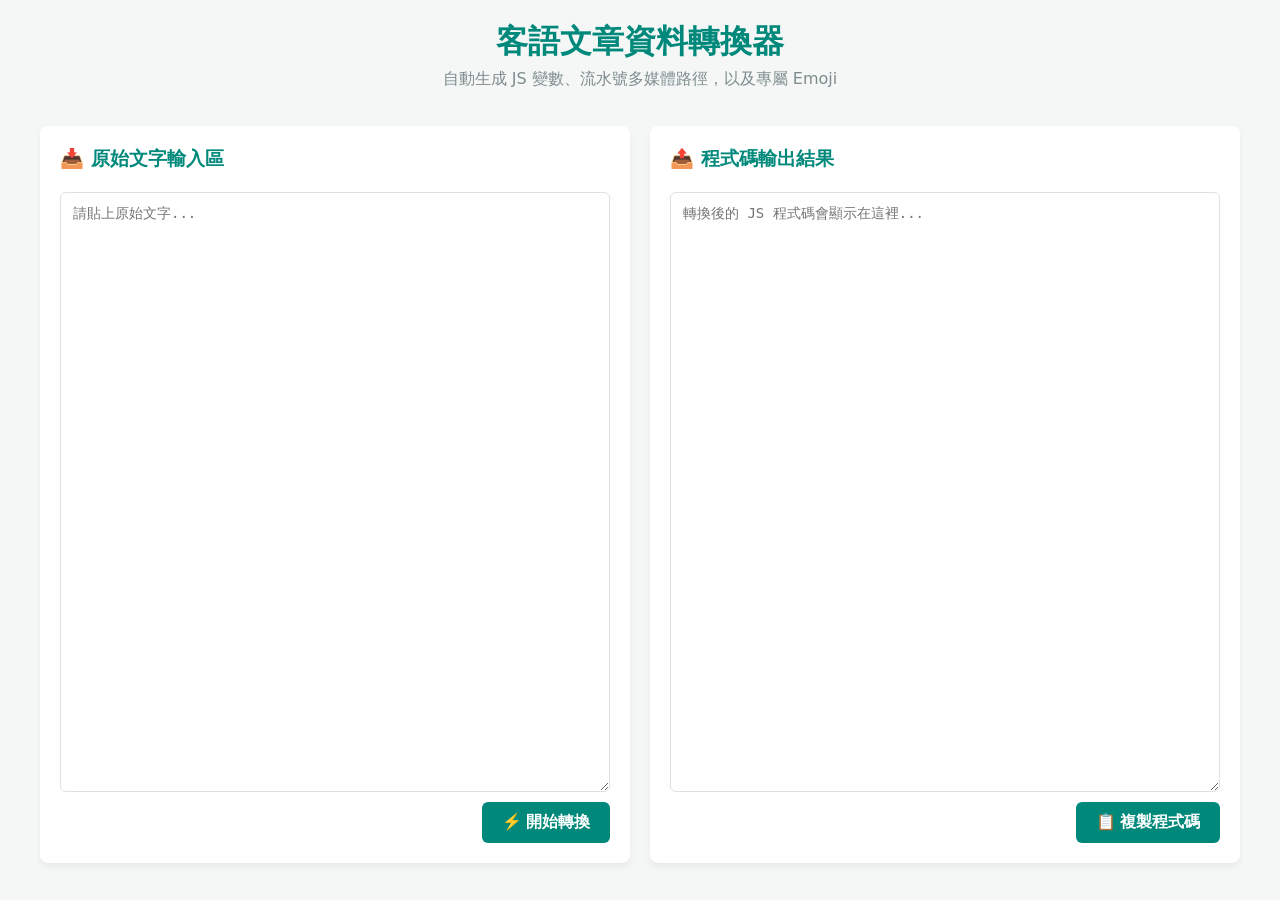
<file: bclee/data.html>
<!DOCTYPE html>
<html lang="zh-Hant">
<head>
    <meta charset="UTF-8">
    <meta name="viewport" content="width=device-width, initial-scale=1.0">
    <title>客語文章資料轉換器</title>
    <style>
        :root {
            --primary: #00897B;
            --primary-hover: #00695C;
            --bg: #F4F7F6;
            --border: #E0E0E0;
            --text: #2C3E50;
        }
        body {
            font-family: system-ui, -apple-system, sans-serif;
            background-color: var(--bg);
            color: var(--text);
            margin: 0;
            padding: 20px;
            display: flex;
            flex-direction: column;
            align-items: center;
        }
        .container {
            width: 100%;
            max-width: 1200px;
            display: grid;
            grid-template-columns: 1fr 1fr;
            gap: 20px;
        }
        @media (max-width: 768px) {
            .container { grid-template-columns: 1fr; }
        }
        .panel {
            background: white;
            padding: 20px;
            border-radius: 8px;
            box-shadow: 0 4px 6px rgba(0,0,0,0.05);
            display: flex;
            flex-direction: column;
            gap: 10px;
        }
        h2 {
            margin: 0 0 10px 0;
            font-size: 1.2rem;
            color: var(--primary);
        }
        textarea {
            width: 100%;
            height: 600px; 
            padding: 12px;
            border: 1px solid var(--border);
            border-radius: 6px;
            font-family: monospace;
            font-size: 14px;
            resize: vertical;
            box-sizing: border-box;
            white-space: pre; 
        }
        textarea:focus {
            outline: none;
            border-color: var(--primary);
            box-shadow: 0 0 0 2px rgba(0, 137, 123, 0.2);
        }
        .btn-row {
            display: flex;
            gap: 10px;
            justify-content: flex-end;
        }
        button {
            background-color: var(--primary);
            color: white;
            border: none;
            padding: 10px 20px;
            border-radius: 6px;
            cursor: pointer;
            font-size: 1rem;
            font-weight: bold;
            transition: background 0.2s;
        }
        button:hover {
            background-color: var(--primary-hover);
        }
        .header {
            text-align: center;
            margin-bottom: 20px;
        }
        .header p { color: #7F8C8D; margin-top: 5px; }
    </style>
</head>
<body>

    <div class="header">
        <h1 style="color: var(--primary); margin:0;">客語文章資料轉換器</h1>
        <p>自動生成 JS 變數、流水號多媒體路徑，以及專屬 Emoji</p>
    </div>

    <div class="container">
        <!-- 左側：輸入區 -->
        <div class="panel">
            <h2>📥 原始文字輸入區</h2>
            <textarea id="inputText" placeholder="請貼上原始文字..."></textarea>
            <div class="btn-row">
                <button id="convertBtn">⚡ 開始轉換</button>
            </div>
        </div>

        <!-- 右側：輸出區 -->
        <div class="panel">
            <h2>📤 程式碼輸出結果</h2>
            <textarea id="outputText" readonly placeholder="轉換後的 JS 程式碼會顯示在這裡..."></textarea>
            <div class="btn-row">
                <button id="copyBtn">📋 複製程式碼</button>
            </div>
        </div>
    </div>

    <script>
        // ★ 建立文章標題與專屬 Emoji 的映射表 ★
        const emojiMap = {
            "SARS日記": "😷",
            "七月時": "👻",
            "死貓吊樹頭": "🐈‍⬛",
            "來去得𠊎請": "🍽️",
            "供蜂个人": "🐝",
            "拚番薯": "🍠",
            "割草": "🌿",
            "換工": "🤝",
            "菜金菜泥": "🥬",
            "跌米籮": "🧺",
            "禁忌": "🈲",
            "落雨天": "🌧️",
            "福建行一輪": "🎒",
            "臺灣个地名真心色": "📍",
            "蒔田": "🌱",
            "寫論文": "📝",
            "擐雞酒": "🍲",
            "橫頭个菜股": "🥦",
            "燈籠花和粄葉樹": "🌺",
            "羅漢腳": "🚶",
            "西螺大橋": "🌉",
            "大陸過臺灣": "🚢",
            "水資源": "💧",
            "寶惜老儕──臺灣社會老儕个照護問題": "👵",
            "牛角掛書，實現自家": "🐂",
            "田尾公路花園": "🌷",
            "虎尾中元祭": "🏮",
            "拜溪王": "🌊",
            "掃泥下": "🧹",
            "著瘴": "🤒",
            "夢想": "✨",
            "聽臺灣百姓个心聲": "👂",
            "客臺錄影記": "🎥",
            "記「102年全國中小學客語藝文競賽-中區初賽」": "🏆",
            "崇遠堂": "🏛️"
        };

        const inputText = document.getElementById('inputText');
        const outputText = document.getElementById('outputText');
        const convertBtn = document.getElementById('convertBtn');
        const copyBtn = document.getElementById('copyBtn');

        convertBtn.addEventListener('click', () => {
            const rawText = inputText.value;
            if (!rawText.trim()) {
                alert('請先輸入原始文字喔！');
                return;
            }

            const lines = rawText.split('\n');
            const articles = [];
            let currentArticle = null;
            let currentState = 'init'; 
            let articleIdCounter = 1; 

            for (let i = 0; i < lines.length; i++) {
                let line = lines[i].trim();
                if (!line) continue;

                // 1. 偵測新文章
                if (line.includes('／') && (line.includes('☆') || line.includes('★'))) {
                    // 儲存前一篇文章
                    if (currentArticle) {
                        currentArticle.content = currentArticle.content.trim();
                        articles.push(currentArticle);
                    }

                    const parts = line.split('／');
                    const level = parts[parts.length - 1].trim();
                    const currentNum = articleIdCounter++; 

                    // 初始化新文章，預留標題與 icon 位子
                    currentArticle = {
                        id: `article_${currentNum}`,
                        title: "",
                        level: level,
                        icon: "📄", // 暫定預設值
                        image: `images/article_${currentNum}.jpg`,
                        audioVoice: `audio/voice_${currentNum}.mp3`,
                        audioBgm: `audio/bgm_${currentNum}.mp3`,
                        content: "",
                        vocab: []
                    };
                    currentState = 'title'; 
                    continue;
                }

                if (!currentArticle) continue;

                // 2. 處理標題並自動配對 Emoji
                if (currentState === 'title') {
                    currentArticle.title = line;
                    
                    // ★ 核心邏輯：比對字典，如果找到對應的 Emoji 就替換，找不到就保留預設值
                    if (emojiMap[line]) {
                        currentArticle.icon = emojiMap[line];
                    }

                    currentState = 'content'; 
                    continue;
                }

                // 3. 偵測詞彙區塊
                if (line === '詞彙學習') {
                    currentState = 'vocab';
                    continue;
                }

                // 4. 處理內文
                if (currentState === 'content') {
                    currentArticle.content += (currentArticle.content ? '\n' : '') + line;
                } 
                // 5. 處理詞彙
                else if (currentState === 'vocab') {
                    const match = line.match(/^\d+\.\s*(.+)/);
                    if (match) {
                        currentArticle.vocab.push(match[1]);
                    } else if (line.startsWith('【')) {
                        currentArticle.vocab.push(line);
                    }
                }
            }

            // 存入最後一篇文章
            if (currentArticle) {
                currentArticle.content = currentArticle.content.trim();
                articles.push(currentArticle);
            }

            // 將陣列轉為 JSON 並附加變數宣告
            const jsonString = JSON.stringify(articles, null, 4);
            outputText.value = `const articlesData = ${jsonString};`;
        });

        // 複製按鈕功能
        copyBtn.addEventListener('click', () => {
            if (!outputText.value) {
                alert('沒有內容可以複製！');
                return;
            }
            outputText.select();
            document.execCommand('copy');
            
            const originalText = copyBtn.textContent;
            copyBtn.textContent = '✅ 已複製！';
            setTimeout(() => {
                copyBtn.textContent = originalText;
            }, 2000);
        });
    </script>
</body>
</html>
</file>
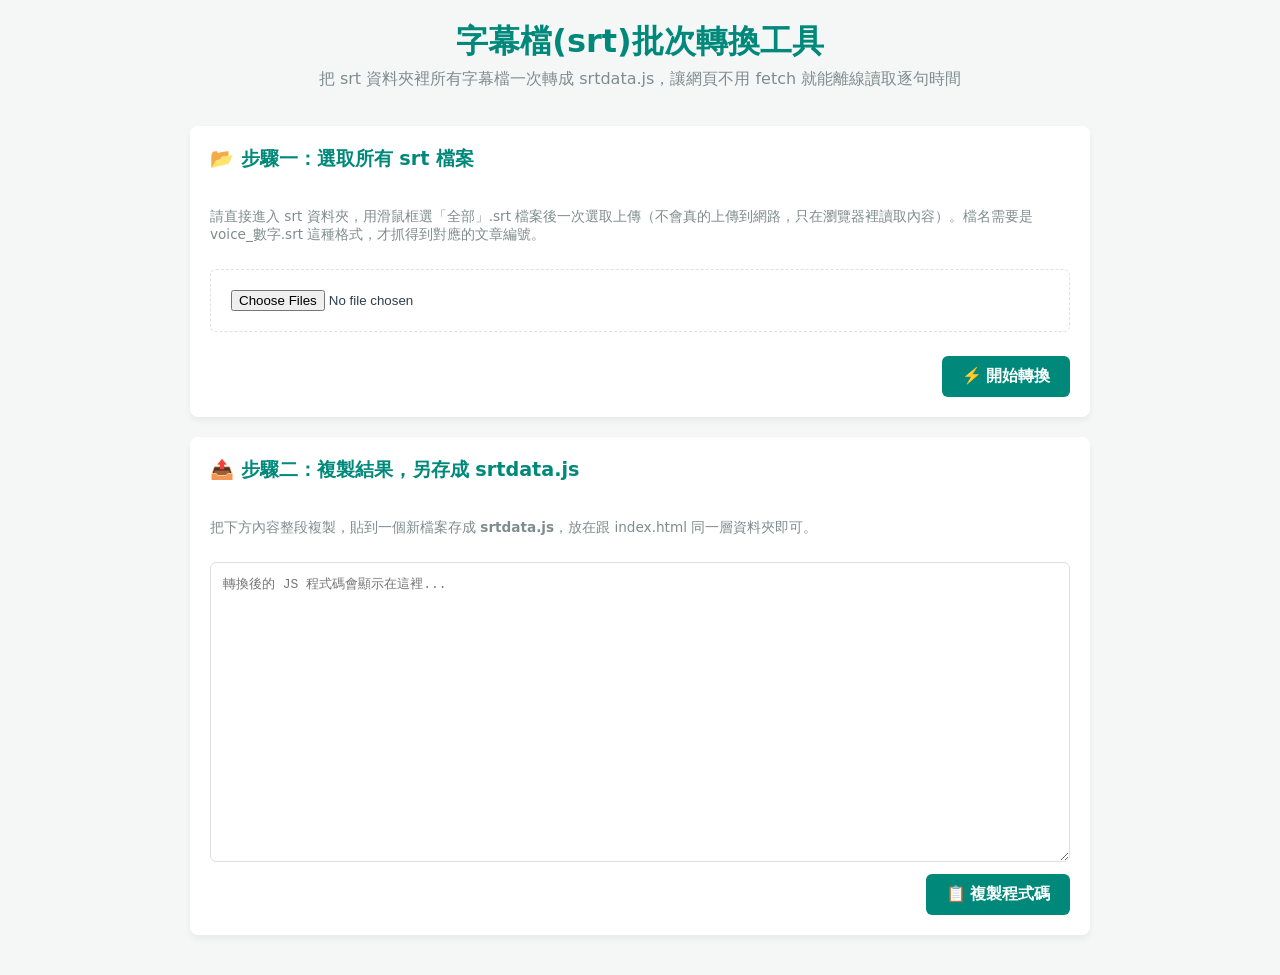
<file: bclee/srt_to_js.html>
<!DOCTYPE html>
<html lang="zh-Hant">
<head>
    <meta charset="UTF-8">
    <meta name="viewport" content="width=device-width, initial-scale=1.0">
    <title>字幕檔(srt)批次轉換工具</title>
    <style>
        :root {
            --primary: #00897B;
            --primary-hover: #00695C;
            --bg: #F4F7F6;
            --border: #E0E0E0;
            --text: #2C3E50;
        }
        body {
            font-family: system-ui, -apple-system, sans-serif;
            background-color: var(--bg);
            color: var(--text);
            margin: 0;
            padding: 20px;
            display: flex;
            flex-direction: column;
            align-items: center;
        }
        .container { width: 100%; max-width: 900px; }
        .panel {
            background: white;
            padding: 20px;
            border-radius: 8px;
            box-shadow: 0 4px 6px rgba(0,0,0,0.05);
            display: flex;
            flex-direction: column;
            gap: 12px;
            margin-bottom: 20px;
        }
        h2 { margin: 0 0 10px 0; font-size: 1.2rem; color: var(--primary); }
        .header { text-align: center; margin-bottom: 20px; }
        .header p { color: #7F8C8D; margin-top: 5px; }
        input[type="file"] {
            border: 1px dashed var(--border);
            border-radius: 6px;
            padding: 20px;
            width: 100%;
            box-sizing: border-box;
        }
        textarea {
            width: 100%;
            height: 300px;
            padding: 12px;
            border: 1px solid var(--border);
            border-radius: 6px;
            font-family: monospace;
            font-size: 13px;
            resize: vertical;
            box-sizing: border-box;
        }
        .btn-row { display: flex; gap: 10px; justify-content: flex-end; }
        button {
            background-color: var(--primary);
            color: white;
            border: none;
            padding: 10px 20px;
            border-radius: 6px;
            cursor: pointer;
            font-size: 1rem;
            font-weight: bold;
            transition: background 0.2s;
        }
        button:hover { background-color: var(--primary-hover); }
        .file-list { font-size: 0.9rem; color: #555; line-height: 1.8; }
        .file-list .ok { color: var(--primary); }
        .file-list .err { color: #C0392B; }
        .note { font-size: 0.85rem; color: #7F8C8D; }
    </style>
</head>
<body>

    <div class="header">
        <h1 style="color: var(--primary); margin:0;">字幕檔(srt)批次轉換工具</h1>
        <p>把 srt 資料夾裡所有字幕檔一次轉成 srtdata.js，讓網頁不用 fetch 就能離線讀取逐句時間</p>
    </div>

    <div class="container">
        <div class="panel">
            <h2>📂 步驟一：選取所有 srt 檔案</h2>
            <p class="note">請直接進入 srt 資料夾，用滑鼠框選「全部」.srt 檔案後一次選取上傳（不會真的上傳到網路，只在瀏覽器裡讀取內容）。檔名需要是 voice_數字.srt 這種格式，才抓得到對應的文章編號。</p>
            <input type="file" id="fileInput" accept=".srt" multiple>
            <div id="fileList" class="file-list"></div>
            <div class="btn-row">
                <button id="convertBtn">⚡ 開始轉換</button>
            </div>
        </div>

        <div class="panel">
            <h2>📤 步驟二：複製結果，另存成 srtdata.js</h2>
            <p class="note">把下方內容整段複製，貼到一個新檔案存成 <b>srtdata.js</b>，放在跟 index.html 同一層資料夾即可。</p>
            <textarea id="outputText" readonly placeholder="轉換後的 JS 程式碼會顯示在這裡..."></textarea>
            <div class="btn-row">
                <button id="copyBtn">📋 複製程式碼</button>
            </div>
        </div>
    </div>

    <script>
        const fileInput = document.getElementById('fileInput');
        const fileList = document.getElementById('fileList');
        const convertBtn = document.getElementById('convertBtn');
        const outputText = document.getElementById('outputText');
        const copyBtn = document.getElementById('copyBtn');

        // 將 "00:00:04,510" 這種 srt 時間格式轉換成秒數
        function srtTimeToSeconds(t) {
            const [hms, ms] = t.trim().split(',');
            const [h, m, s] = hms.split(':').map(Number);
            return h * 3600 + m * 60 + s + (Number(ms || 0) / 1000);
        }

        // 解析單一 srt 檔案內容，依照檔案內順序回傳 [{start, end}, ...]
        function parseSRT(text) {
            const blocks = text.replace(/\r/g, '').split(/\n\s*\n/).filter(b => b.trim() !== '');
            const times = [];
            blocks.forEach(block => {
                const lines = block.split('\n').filter(l => l.trim() !== '');
                const timeLine = lines.find(l => l.includes('-->'));
                if (!timeLine) return;
                const [startStr, endStr] = timeLine.split('-->');
                times.push({
                    start: Number(srtTimeToSeconds(startStr).toFixed(3)),
                    end: Number(srtTimeToSeconds(endStr).toFixed(3))
                });
            });
            return times;
        }

        fileInput.addEventListener('change', () => {
            const files = Array.from(fileInput.files);
            fileList.innerHTML = files.map(f => `<div>📄 ${f.name}</div>`).join('') || '<div>尚未選取檔案</div>';
        });

        convertBtn.addEventListener('click', async () => {
            const files = Array.from(fileInput.files);
            if (files.length === 0) {
                alert('請先選取 srt 檔案喔！');
                return;
            }

            const srtTimesData = {};
            const logLines = [];

            for (const file of files) {
                const match = file.name.match(/voice_(\d+)\.srt$/i);
                if (!match) {
                    logLines.push(`<div class="err">✘ ${file.name}：檔名格式不符 (需要 voice_數字.srt)，已略過</div>`);
                    continue;
                }
                const num = match[1];
                const text = await file.text();
                const times = parseSRT(text);
                srtTimesData[num] = times;
                logLines.push(`<div class="ok">✔ ${file.name} → 第 ${num} 篇，共 ${times.length} 句</div>`);
            }

            fileList.innerHTML = logLines.join('');

            // 每篇文章的句子陣列壓縮成一行，用 [start,end] 取代 {"start":..,"end":..}，
            // 省去重複的欄位名稱，例如："1":[[4.51,7.5],[7.82,14.44]]
            const sortedKeys = Object.keys(srtTimesData).sort((a, b) => Number(a) - Number(b));
            const lines = sortedKeys.map(num => {
                const compact = srtTimesData[num]
                    .map(t => `[${t.start},${t.end}]`)
                    .join(',');
                return `    "${num}": [${compact}]`;
            });
            const jsonString = `{\n${lines.join(',\n')}\n}`;
            outputText.value = `// 由 srt_to_js.html 自動產生，請勿手動編輯\n// 用途：讓網頁不需要 fetch() 就能離線讀取每篇文章逐句對應的音檔時間\n// 資料格式：srtTimesData[文章編號] = [[start1,end1], [start2,end2], ...]\nconst srtTimesData = ${jsonString};`;
        });

        copyBtn.addEventListener('click', () => {
            if (!outputText.value) {
                alert('請先完成轉換！');
                return;
            }
            outputText.select();
            document.execCommand('copy');

            const originalText = copyBtn.textContent;
            copyBtn.textContent = '✅ 已複製！';
            setTimeout(() => { copyBtn.textContent = originalText; }, 2000);
        });
    </script>
</body>
</html>
</file>
<file: kasu-quiz/style.css>
:root{--bg:#f6f5f1;--card:#fff;--tx:#222;--sub:#6b6b66;--line:#dcdad2;--pri:#b4451f;--pri-tx:#fff;--ok:#1e7a46;--okbg:#e3f4ea;--ng:#b3261e;--ngbg:#fbe7e5;
box-sizing:border-box;padding-top:env(safe-area-inset-top,0px);padding-bottom:env(safe-area-inset-bottom,0px);color-scheme:light}
@media(prefers-color-scheme:dark){:root:not([data-theme="light"]){--bg:#17171a;--card:#222226;--tx:#ececea;--sub:#a2a29c;--line:#3a3a40;--pri:#e0714a;--pri-tx:#1a1a1a;--ok:#6fd49a;--okbg:#17301f;--ng:#ff8a80;--ngbg:#3a1d1b;color-scheme:dark}}
:root[data-theme="dark"]{--bg:#17171a;--card:#222226;--tx:#ececea;--sub:#a2a29c;--line:#3a3a40;--pri:#e0714a;--pri-tx:#1a1a1a;--ok:#6fd49a;--okbg:#17301f;--ng:#ff8a80;--ngbg:#3a1d1b;color-scheme:dark}
html{scroll-padding-top:env(safe-area-inset-top,0px)}
*{box-sizing:border-box}
body{margin:0;background:var(--bg);color:var(--tx);font:16px/1.6 tauhu-oo,"Noto Sans TC","PingFang TC","Microsoft JhengHei",sans-serif;-webkit-text-size-adjust:100%}
header{background:var(--card);border-bottom:1px solid var(--line);padding:10px 16px 0;position:sticky;top:env(safe-area-inset-top,0px);z-index:5}
.hd{display:flex;align-items:flex-start;justify-content:space-between;gap:8px;margin:0 0 6px}
.hd h1{margin:0}
#theme{flex:none;font:inherit;font-size:.85rem;display:inline-flex;align-items:center;gap:5px;padding:3px 11px;border:1px solid var(--line);border-radius:99px;background:var(--bg);color:var(--sub);cursor:pointer;white-space:nowrap}
#theme:hover{color:var(--tx)}
h1{font-size:1.15rem;margin:0 0 6px}h1 small{color:var(--sub);font-weight:400;font-size:.85rem}
nav{display:flex;gap:4px;overflow-x:auto}
nav button{border:0;background:none;color:var(--sub);padding:8px 12px;font:inherit;cursor:pointer;border-bottom:3px solid transparent;white-space:nowrap}
nav button.on{color:var(--pri);border-color:var(--pri);font-weight:700}
main{max-width:860px;margin:0 auto;padding:16px}
.card{background:var(--card);border:1px solid var(--line);border-radius:12px;padding:16px;margin-bottom:14px}
.row{display:flex;flex-wrap:wrap;gap:12px;align-items:end}
label{display:flex;flex-direction:column;font-size:.85rem;color:var(--sub);gap:3px}
input,select{font:inherit;padding:7px 9px;border:1px solid var(--line);border-radius:8px;background:var(--bg);color:var(--tx);max-width:100%}
input[type=number]{width:84px}
.btn{font:inherit;border:1px solid var(--pri);background:var(--pri);color:var(--pri-tx);padding:9px 18px;border-radius:9px;cursor:pointer}
.btn.ghost{background:none;color:var(--pri)}.btn:disabled{opacity:.4;cursor:default}
.stem{font-size:2rem;letter-spacing:.12em;margin:8px 0 2px;word-break:break-all}
.py{color:var(--sub);font-size:1.15rem;margin-bottom:12px}
.tag{display:inline-block;font-size:.75rem;padding:1px 8px;border-radius:99px;border:1px solid var(--line);color:var(--sub);margin-right:6px}
.opts{display:grid;grid-template-columns:repeat(auto-fit,minmax(130px,1fr));gap:8px}
.opt{font:inherit;font-size:1.25rem;padding:12px;border:2px solid var(--line);background:var(--bg);color:var(--tx);border-radius:10px;cursor:pointer}
.opt.sel{border-color:var(--pri);background:var(--card)}
.opt.right,.ok{background:var(--okbg);border-color:var(--ok);color:var(--ok)}.opt.wrong,.ng{background:var(--ngbg);border-color:var(--ng);color:var(--ng)}
.ans{font-size:1.4rem;width:100%;max-width:320px}
.tones button{font:inherit;font-size:1.2rem;margin:6px 4px 0 0;padding:2px 12px;border:1px solid var(--line);background:var(--bg);color:var(--tx);border-radius:8px;cursor:pointer}
.grid{display:flex;flex-wrap:wrap;gap:4px;margin:10px 0}
.grid button{width:34px;height:30px;border:1px solid var(--line);background:var(--bg);color:var(--tx);border-radius:6px;cursor:pointer;font-size:.8rem}
.grid .done{background:var(--pri);color:var(--pri-tx);border-color:var(--pri)}.grid .cur{outline:2px solid var(--tx)}
.grid .ok,.grid .ng{border-width:1px}
.bar{height:6px;background:var(--line);border-radius:4px;overflow:hidden;margin:6px 0}.bar i{display:block;height:100%;background:var(--pri)}
.score{font-size:3rem;font-weight:700;color:var(--pri);line-height:1.1}
.tbl{overflow-x:auto}table{border-collapse:collapse;width:100%;font-size:.92rem}
th,td{padding:6px 8px;border-bottom:1px solid var(--line);text-align:left;white-space:nowrap}th{color:var(--sub);position:sticky;top:0;background:var(--card)}
.rv{padding:10px 0;border-bottom:1px solid var(--line)}.rv:last-child{border:0}
.muted{color:var(--sub);font-size:.88rem}
[hidden]{display:none!important}

/* 所有文字套用 tauhu-oo（避免缺字），未載入時才退回系統字型 */
*,button,input,select,textarea,table{font-family:tauhu-oo,"Noto Sans TC","PingFang TC","Microsoft JhengHei",sans-serif}
button{touch-action:manipulation;-webkit-tap-highlight-color:transparent}
.btn{min-height:44px}.actions{margin-top:14px}.actions .btn{flex:1}
.stem{font-size:clamp(1.7rem,8vw,2.4rem)}
.tones button{min-width:52px;min-height:44px}
.grid button{width:40px;height:40px}
/* 手機版 */
@media(max-width:600px){
  header{padding:8px 10px 0}main{padding:10px}.card{padding:12px;border-radius:10px}
  nav button{padding:10px 12px;font-size:.95rem}
  .row{gap:10px}.row>label{flex:1 1 calc(50% - 10px)}.row>label select,.row>label input{width:100%}
  input[type=number]{width:100%}.row>.btn{flex:1 1 100%}
  .opts{grid-template-columns:1fr 1fr}.opt{font-size:1.5rem;min-height:60px}
  .ans{max-width:none;font-size:1.5rem}
  .py{font-size:1.05rem}
  table{font-size:.85rem}th,td{padding:8px 6px}
  .score{font-size:2.4rem}
}

/* 瀏覽・分頁 */
main>section{scroll-margin-top:90px}
.chips{display:flex;flex-wrap:wrap;gap:6px;margin:12px 0 4px}
.chip{font:inherit;font-size:.88rem;padding:5px 12px;border:1px solid var(--line);border-radius:99px;background:var(--bg);color:var(--tx);cursor:pointer}
.chip.on{background:var(--pri);color:var(--pri-tx);border-color:var(--pri)}
.pager{display:flex;align-items:center;gap:6px;flex-wrap:wrap;margin:8px 0}
.pager button{font:inherit;min-width:42px;min-height:42px;border:1px solid var(--line);background:var(--bg);color:var(--tx);border-radius:8px;cursor:pointer}
.pager button:disabled{opacity:.35}.pager input{width:64px;text-align:center}
.big{font-size:1.5rem}
mark{background:none;color:var(--pri);font-weight:700;border-bottom:2px solid var(--pri)}
td.w{white-space:normal;min-width:240px}.wc{display:inline-block;margin:2px 14px 2px 0;white-space:nowrap}.wc i{font-style:normal;color:var(--sub);font-size:.85rem}

/* 拼字組合 */
.built{min-height:60px;font-size:2rem;letter-spacing:.08em;border-bottom:2px dashed var(--line);margin:6px 0 12px;padding:4px 2px;word-break:break-all}
.letters{display:flex;flex-wrap:wrap;gap:8px;margin-bottom:10px}
.lt{font:inherit;font-size:1.6rem;min-width:52px;height:52px;border:2px solid var(--line);background:var(--bg);color:var(--tx);border-radius:10px;cursor:pointer}
.lt:disabled{opacity:.25;cursor:default}

/* 結果列表 */
.rs-list{padding:4px 14px}
.rs-row{display:flex;gap:12px;padding:12px 0 12px 10px;border-bottom:1px solid var(--line);border-left:4px solid transparent;margin-left:-10px}
.rs-row:last-child{border-bottom:0}
.rs-row.r-ng{border-left-color:var(--ng)}.rs-row.r-ok{border-left-color:var(--ok)}
.rs-n{flex:0 0 58px;display:flex;flex-direction:column;align-items:flex-start;gap:4px}
.rs-n b{font-size:1.05rem;line-height:1}.rs-n .tag{margin:0;padding:0 8px}
.rs-b{flex:1;min-width:0}
.rs-w{font-size:1.45rem;line-height:1.4;display:flex;flex-wrap:wrap;align-items:baseline;column-gap:12px}
.rs-py{font-size:1rem;color:var(--sub)}
.rs-t{margin-left:auto;font-size:.72rem;color:var(--sub);border:1px solid var(--line);border-radius:99px;padding:0 8px}
.rs-row.r-ok mark{color:var(--ok);border-color:var(--ok)}.rs-row.r-ng mark{color:var(--ok);border-color:var(--ok)}
.rs-d{margin-top:2px;font-size:.98rem}.rs-d s{color:var(--ng);text-decoration-thickness:2px}.rs-d b{color:var(--ok);font-size:1.15rem}
.rs-m{margin-top:3px;font-size:.8rem;color:var(--sub)}
@media(max-width:600px){.rs-n{flex-basis:48px}.rs-w{font-size:1.3rem}}

.rs-list.hide-meta .rs-m{display:none}

/* 選項編號（電腦版按數字鍵選擇） */
.opt{position:relative}.opt .no{position:absolute;left:9px;top:5px;font-size:.72rem;line-height:1;color:var(--sub);font-weight:400}
@media(hover:none){.opt .no{display:none}}

/* 尚未作答時的「下一題」：灰色不可按 */
#nx:disabled{background:var(--line);border-color:var(--line);color:var(--sub);opacity:1;cursor:not-allowed}

/* 「下一題／檢查答案／交卷」：柔和的暖灰（非紅、非黑），避免被誤認為答錯 */
:root{--nx-bg:#e8e4d9;--nx-bd:#d3cebf;--nx-tx:#3b382f;--nx-hv:#dfdacc;--ring:rgba(112,104,84,.28);--ring-bd:#a39d8b}
@media(prefers-color-scheme:dark){:root:not([data-theme="light"]){--nx-bg:#34343a;--nx-bd:#46464d;--nx-tx:#e6e6e2;--nx-hv:#3d3d44;--ring:rgba(200,196,180,.25);--ring-bd:#7d7d84}}
:root[data-theme="dark"]{--nx-bg:#34343a;--nx-bd:#46464d;--nx-tx:#e6e6e2;--nx-hv:#3d3d44;--ring:rgba(200,196,180,.25);--ring-bd:#7d7d84}
.btn.dark,#nx,#chk{background:var(--nx-bg);border-color:var(--nx-bd);color:var(--nx-tx);font-weight:600;transition:background .15s}
.btn.dark:hover,#nx:hover:not(:disabled),#chk:hover:not(:disabled){background:var(--nx-hv)}
#nx:disabled,#chk:disabled{background:transparent;border:1px dashed var(--line);color:var(--sub);opacity:.7;cursor:not-allowed;font-weight:400}
/* 題號格：立即顯示模式下，已檢查的題目標示對錯（先前被 .grid button 的底色蓋掉） */
.grid button.ok{background:var(--okbg);border-color:var(--ok);color:var(--ok);font-weight:700}
.grid button.ng{background:var(--ngbg);border-color:var(--ng);color:var(--ng);font-weight:700}
.grid button.cur{outline:0;border-color:var(--ring-bd);box-shadow:0 0 0 3px var(--ring)}
.grid button.ok.cur{border-color:var(--ok)}.grid button.ng.cur{border-color:var(--ng)}
.grid button.done{background:var(--nx-bg);border-color:var(--nx-bd);color:var(--nx-tx)}
/* 自訂對話框 */
.dlg-mask{position:fixed;inset:0;background:rgba(0,0,0,.45);display:flex;align-items:center;justify-content:center;padding:20px;z-index:50}
.dlg{background:var(--card);color:var(--tx);border:1px solid var(--line);border-radius:14px;padding:20px 22px;width:100%;max-width:360px;box-shadow:0 10px 40px rgba(0,0,0,.3)}
.dlg p{margin:0 0 18px;font-size:1.05rem}
.dlg-btns{display:flex;gap:10px;justify-content:flex-end}.dlg-btns .btn{flex:1}

.ws{flex-direction:row;align-items:center;gap:8px;margin:10px 0 4px}

/* 填寫／拼字題的對錯：直接標示在答案上，答錯時才多一行正確答案 */
.built.b-ok{color:var(--ok);border-bottom:2px solid var(--ok)}
.built.b-ng{color:var(--ng);border-bottom:2px solid var(--ng)}
.ans.ok,.ans.ng{border-width:2px}
.fb2{margin-top:10px;color:var(--sub)}.fb2 b{color:var(--ok);font-size:1.25rem;margin-left:4px}

/* 檢查後：頂端空格填入正確答案（綠）；答錯的作答以紅色刪除線標示 */
.fill{color:var(--ok);font-weight:700;border-bottom:3px solid var(--ok);letter-spacing:normal;padding:0 2px}
.built.b-ng{color:var(--ng);border-bottom-color:var(--ng);text-decoration:line-through;text-decoration-thickness:3px}
.ans.ng{text-decoration:line-through;text-decoration-thickness:2px}

.kbhint{margin-top:10px;padding:8px 10px;font-size:.8rem;background:var(--bg);border:1px solid var(--line);border-radius:8px}.kbhint b{color:var(--tx)}
@media(hover:none){.kbhint,.kbq{display:none}}
/* 右上角「？」說明按鈕 */
.card:has(.kbq){position:relative}
.kbq{position:absolute;top:10px;right:10px;width:28px;height:28px;padding:0;border:1px solid var(--line);border-radius:50%;background:var(--bg);color:var(--sub);font:inherit;font-size:.9rem;cursor:pointer}
.kbq.on,.kbq:hover{color:var(--tx);border-color:var(--ring-bd)}
/* 拼字組合：聲調鈕左上角的淺色鍵盤字母；頂端空格即時顯示已拼內容 */
.lt{position:relative}.lt .no{position:absolute;left:6px;top:4px;font-size:.68rem;line-height:1;color:var(--sub);opacity:.6;font-weight:400}
.live{color:var(--tx);font-weight:700;border-bottom:3px solid var(--line);padding:0 2px}
/* 首頁設定：分組、恢復預設放標題列右側 */
.set-h{display:flex;align-items:center;justify-content:space-between;gap:10px;margin-bottom:14px}.set-h h2{margin:0}
.link{font:inherit;font-size:.88rem;background:none;border:0;color:var(--sub);cursor:pointer;padding:6px 4px;text-decoration:underline;text-underline-offset:3px}.link:hover{color:var(--pri)}
.set-g{border:1px solid var(--line);border-radius:10px;padding:12px 14px;margin-bottom:12px}
.set-t{font-size:.8rem;font-weight:700;color:var(--sub);letter-spacing:.08em;margin-bottom:10px}
.ck{flex-direction:row;align-items:center;gap:8px;color:var(--tx);font-size:.95rem}.row>.ck{flex:0 0 auto}.set-h{margin-bottom:10px}.ck input{width:20px;height:20px}
.btn.go{width:100%}
/* 表格裡標示的字：只上色加底線，不粗體 */
td mark{font-weight:400}
/* 相關詞的漢字：不粗體，筆畫才看得清楚 */
.wc b{font-weight:400}

/* 資料庫／預測榜：手機版字放大 */
@media(max-width:600px){
  #db .tbl table,#pred .tbl table{font-size:1.05rem}
  #db th,#pred th{font-size:.85rem}
  /* 含「相關詞」的表：每筆改兩行。上行＝排名／字／讀音／機率，下行＝相關詞（漢字＋拼音） */
  .t-rel tr:has(th){display:none}
  .t-rel tr{display:flex;flex-wrap:wrap;align-items:baseline;gap:2px 16px;padding:12px 0;border-bottom:1px solid var(--line)}
  .t-rel td{border:0;padding:0;white-space:nowrap}
  .t-rel td.w{flex:1 1 100%;order:9;min-width:0;white-space:normal;margin-top:6px}
  .t-rel .wc{display:inline-block;margin:4px 18px 4px 0}
  .t-rel .wc b{font-size:1.25rem}
  .t-rel .wc i{font-size:1rem}
}

/* 核取方塊：不被手機版的 input{width:100%} 撐開，文字不換行 */
.row>label.ck,.ck{white-space:nowrap}
.row>label.ck input{width:20px;height:20px;flex:none;padding:0}
#bcp .row{display:grid;grid-template-columns:repeat(auto-fill,minmax(130px,1fr));gap:10px 12px}
/* 預測榜「字音」：底色標籤，一眼分出區塊 */
.snd{display:inline-block;padding:0 10px;border-radius:8px;font-weight:600;color:var(--pri);background:color-mix(in srgb,var(--pri) 14%,var(--card));border:1px solid color-mix(in srgb,var(--pri) 40%,var(--card))}

/* 資料表裡的「詞」放大（手機版更大） */
.wd{font-size:1.25rem}
@media(max-width:600px){.wd{font-size:1.75rem;line-height:1.3}}

/* 手機版預測榜：機率靠右 */
@media(max-width:600px){.t-rel td:last-child:not(.w){margin-left:auto;text-align:right}}

/* 題目置中、右上角切換版面 */
#quiz .card{position:relative}
.qbox{text-align:center;margin:6px 0 14px}
.qbox .stem .fill{font-weight:400}   /* 字形題填入的答案不用粗體 */
.qbox .stem.hid{visibility:hidden}   /* 字形題：漢字行未顯示時仍保留空間，避免版面跳動 */
.qbox .stem.pyl{word-break:normal;overflow-wrap:anywhere;letter-spacing:.03em}
.vt{position:absolute;top:10px;right:12px;font:inherit;font-size:.8rem;min-height:30px;padding:2px 12px;border:1px solid var(--line);border-radius:99px;background:var(--bg);color:var(--sub);cursor:pointer}
.vt:hover{color:var(--tx);border-color:var(--ring-bd)}
.kbq{right:104px}

/* 加入錯題本按鈕 */
.fgrow{display:flex;justify-content:flex-end;margin:4px 0 0}
.fg{display:inline-flex;align-items:center;gap:6px;font:inherit;font-size:.85rem;min-height:36px;padding:2px 12px 2px 9px;border:1px solid var(--line);border-radius:99px;background:var(--bg);color:var(--sub);cursor:pointer}
.fg svg{width:18px;height:18px;flex:none}
.fg:hover{color:var(--tx);border-color:var(--ring-bd)}
.fg.on{color:var(--ng);border-color:var(--ng);background:var(--ngbg)}

/* 錯題本：勾選與批次操作 */
.wtool{display:flex;align-items:center;gap:12px;margin:6px 0}
.wact{display:flex;flex-wrap:wrap;gap:8px;margin:6px 0 10px}
.wact .btn{flex:1 1 auto;min-height:40px;padding:6px 12px;font-size:.92rem}
td>input.wk,.wtool input{width:20px;height:20px}

/* 測驗底部：提前交卷（左）／取消測驗（右） */
.qfoot{display:flex;justify-content:space-between;align-items:center;gap:10px;flex-wrap:wrap}
.btn.cx{margin-left:auto;color:var(--ng);border-color:var(--ng)}

/* 可折疊的卡片（作答紀錄） */
.fold>summary{cursor:pointer;list-style:none}
.fold>summary::-webkit-details-marker{display:none}
.fold>summary::before{content:'▸ ';color:var(--sub)}
.fold[open]>summary::before{content:'▾ '}
.fold[open]>summary{margin-bottom:8px}

/* 錯題本匯出 */
.xbox{margin-top:14px;padding-top:12px;border-top:1px solid var(--line)}
#psheet{display:none}
@media print{
  html,body{background:#fff!important;color:#000!important}
  body>*:not(#psheet){display:none!important}
  #psheet{display:block!important;color:#000;background:#fff;padding:0;font-size:12pt}
  #psheet h2{font-size:15pt;margin:0 0 2pt}#psheet p{margin:0 0 8pt;color:#444;font-size:10pt}
  #psheet table{width:100%;border-collapse:collapse}
  #psheet th,#psheet td{border:1px solid #888;padding:4pt 6pt;text-align:left;vertical-align:middle}
  #psheet th{background:#eee}#psheet thead{display:table-header-group}#psheet tr{break-inside:avoid}
  #psheet .c{text-align:center;white-space:nowrap}#psheet .w{font-size:14pt;letter-spacing:.08em}#psheet .a{min-width:5em;font-weight:700}
  #psheet mark{background:none;color:#000;font-weight:700;text-decoration:underline}
}

.wbs{display:inline-flex;gap:4px;white-space:nowrap}
.wbs button{font:inherit;font-size:.8rem;line-height:1.2;padding:2px 9px;border:1px solid var(--line);border-radius:99px;background:var(--bg);color:var(--sub);cursor:pointer}
.wbs button.on{background:var(--pri);color:var(--pri-tx);border-color:var(--pri)}
.wbs button:disabled{opacity:.35;cursor:default}

/* 版面／拆字 按鈕群組 */
.vtw{position:absolute;top:10px;right:12px;display:flex;gap:6px}
.vtw .vt{position:static}
.vt.on,.vt.on:hover{color:#fff;border-color:var(--pri);background:var(--pri)}
.opt.cz{font-size:1.1rem;letter-spacing:.04em;line-height:1.3;word-break:keep-all}
.opt.cm{min-height:60px;display:flex;align-items:center;justify-content:center}
</file>
